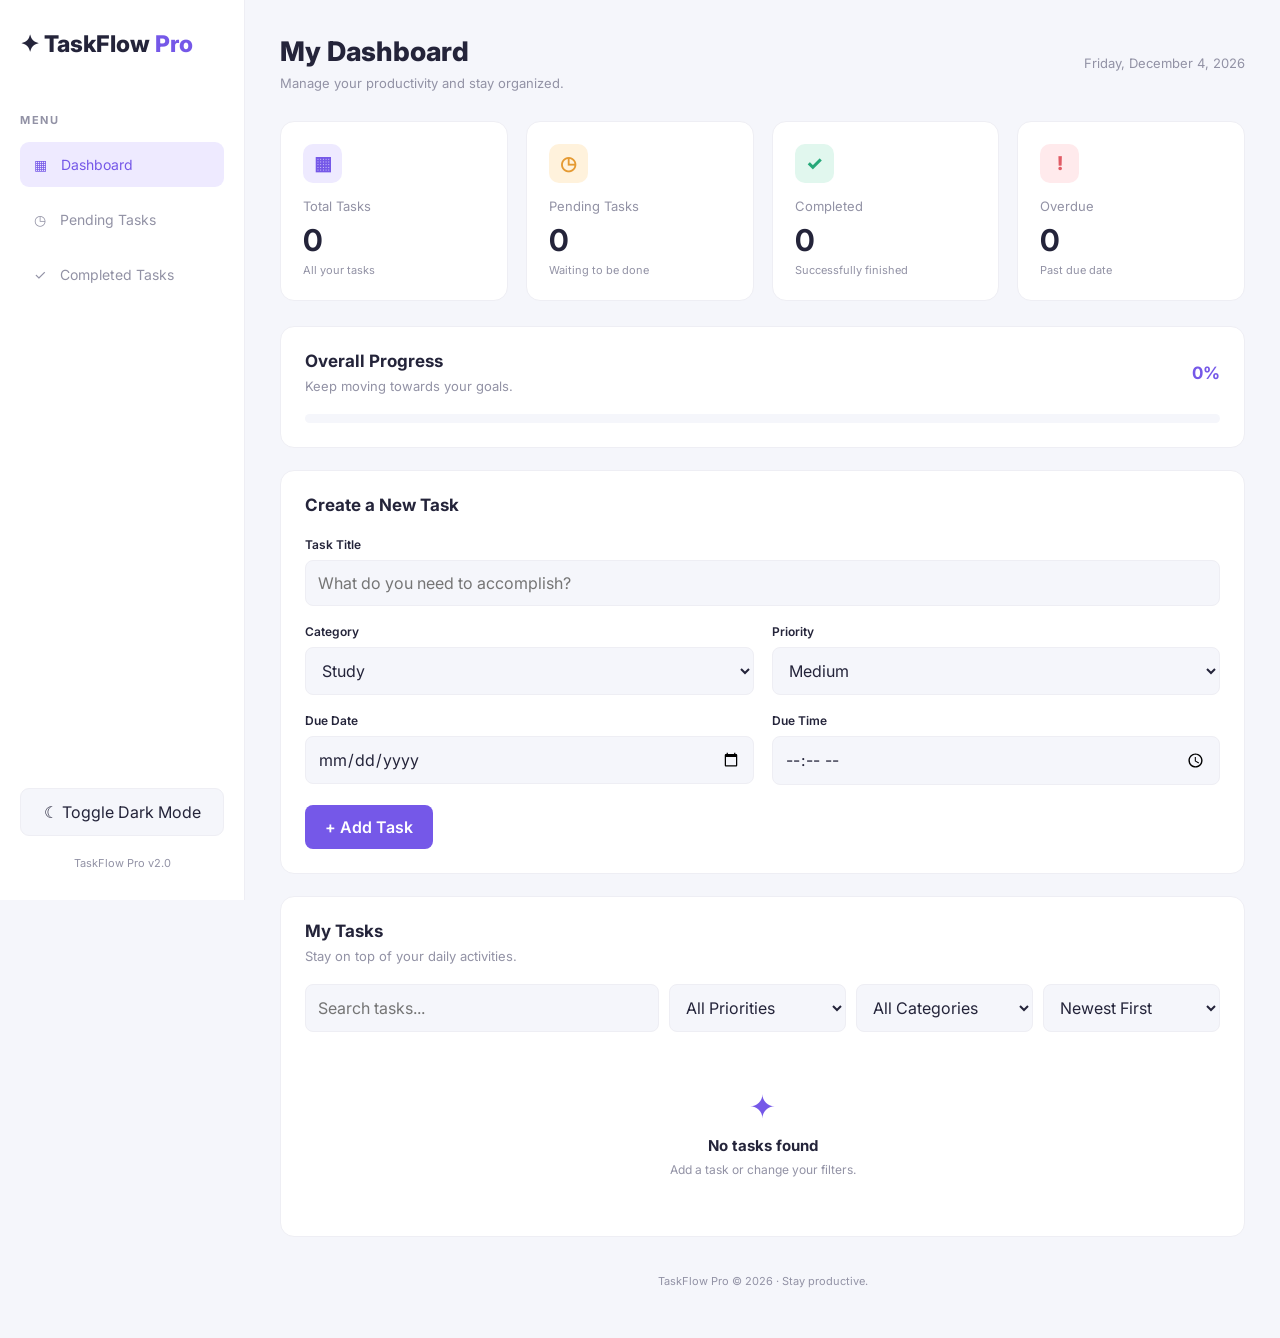
<file: Django practice/apple/template/index.html>
<!DOCTYPE html>
<html lang="en">
<head>
    <meta charset="UTF-8">
    <meta name="viewport" content="width=device-width, initial-scale=1.0">
    <title>TaskFlow Pro</title>
    <link rel="stylesheet" href="../static/style.css">
</head>

<body>

<div class="app-container">

    <!-- Sidebar -->
    <aside class="sidebar">
        <div class="logo">✦ TaskFlow<span> Pro</span></div>

        <p class="menu-title">MENU</p>

        <nav>
            <button class="nav-item active" data-status="all">
                <span>▦</span> Dashboard
            </button>

            <button class="nav-item" data-status="pending">
                <span>◷</span> Pending Tasks
            </button>

            <button class="nav-item" data-status="completed">
                <span>✓</span> Completed Tasks
            </button>
        </nav>

        <div class="sidebar-bottom">
            <button id="themeToggle" class="theme-button">
                ☾ Toggle Dark Mode
            </button>
            <p>TaskFlow Pro v2.0</p>
        </div>
    </aside>


    <!-- Main Content -->
    <main class="main-content">

        <header class="topbar">
            <div>
                <h1>My Dashboard</h1>
                <p>Manage your productivity and stay organized.</p>
            </div>

            <div class="date-display" id="todayDate"></div>
        </header>


        <!-- Statistics -->
        <section class="stats-grid">

            <div class="stat-card purple">
                <div class="stat-icon">▦</div>
                <p>Total Tasks</p>
                <h2 id="totalTasks">0</h2>
                <small>All your tasks</small>
            </div>

            <div class="stat-card orange">
                <div class="stat-icon">◷</div>
                <p>Pending Tasks</p>
                <h2 id="pendingTasks">0</h2>
                <small>Waiting to be done</small>
            </div>

            <div class="stat-card green">
                <div class="stat-icon">✓</div>
                <p>Completed</p>
                <h2 id="completedTasks">0</h2>
                <small>Successfully finished</small>
            </div>

            <div class="stat-card red">
                <div class="stat-icon">!</div>
                <p>Overdue</p>
                <h2 id="overdueTasks">0</h2>
                <small>Past due date</small>
            </div>

        </section>


        <!-- Progress -->
        <section class="progress-section">
            <div class="section-heading">
                <div>
                    <h2>Overall Progress</h2>
                    <p>Keep moving towards your goals.</p>
                </div>

                <h2 id="progressPercent">0%</h2>
            </div>

            <div class="progress-track">
                <div id="progressBar"></div>
            </div>
        </section>


        <!-- Task Form -->
        <section class="task-form-section">
            <h2 id="formHeading">Create a New Task</h2>

            <form id="taskForm">

                <input type="hidden" id="editId">

                <div class="form-grid">

                    <div class="form-group full">
                        <label>Task Title</label>
                        <input
                            type="text"
                            id="taskTitle"
                            placeholder="What do you need to accomplish?"
                            maxlength="100"
                            required
                        >
                    </div>

                    <div class="form-group">
                        <label>Category</label>
                        <select id="taskCategory">
                            <option value="Study">Study</option>
                            <option value="Work">Work</option>
                            <option value="Personal">Personal</option>
                            <option value="Other">Other</option>
                        </select>
                    </div>

                    <div class="form-group">
                        <label>Priority</label>
                        <select id="taskPriority">
                            <option value="High">High</option>
                            <option value="Medium" selected>Medium</option>
                            <option value="Low">Low</option>
                        </select>
                    </div>

                    <div class="form-group">
                        <label>Due Date</label>
                        <input type="date" id="taskDate">
                    </div>

                    <div class="form-group">
                        <label>Due Time</label>
                        <input type="time" id="taskTime">
                    </div>

                </div>

                <div class="form-actions">
                    <button type="submit" id="submitButton">
                        + Add Task
                    </button>

                    <button type="button" id="cancelEdit" hidden>
                        Cancel Edit
                    </button>
                </div>

            </form>
        </section>


        <!-- Task List -->
        <section class="tasks-section">

            <div class="section-heading">
                <div>
                    <h2>My Tasks</h2>
                    <p>Stay on top of your daily activities.</p>
                </div>
            </div>

            <div class="toolbar">

                <input
                    type="search"
                    id="searchInput"
                    placeholder="Search tasks..."
                >

                <select id="priorityFilter">
                    <option value="all">All Priorities</option>
                    <option value="High">High Priority</option>
                    <option value="Medium">Medium Priority</option>
                    <option value="Low">Low Priority</option>
                </select>

                <select id="categoryFilter">
                    <option value="all">All Categories</option>
                    <option value="Study">Study</option>
                    <option value="Work">Work</option>
                    <option value="Personal">Personal</option>
                    <option value="Other">Other</option>
                </select>

                <select id="sortFilter">
                    <option value="newest">Newest First</option>
                    <option value="oldest">Oldest First</option>
                    <option value="date">Due Date</option>
                </select>

            </div>

            <div id="taskList"></div>

            <div id="emptyMessage">
                <div class="empty-icon">✦</div>
                <h3>No tasks found</h3>
                <p>Add a task or change your filters.</p>
            </div>

        </section>

        <footer>
            TaskFlow Pro © 2026 · Stay productive.
        </footer>

    </main>

</div>

<script src="../static/script.js"></script>
</body>
</html>
</file>
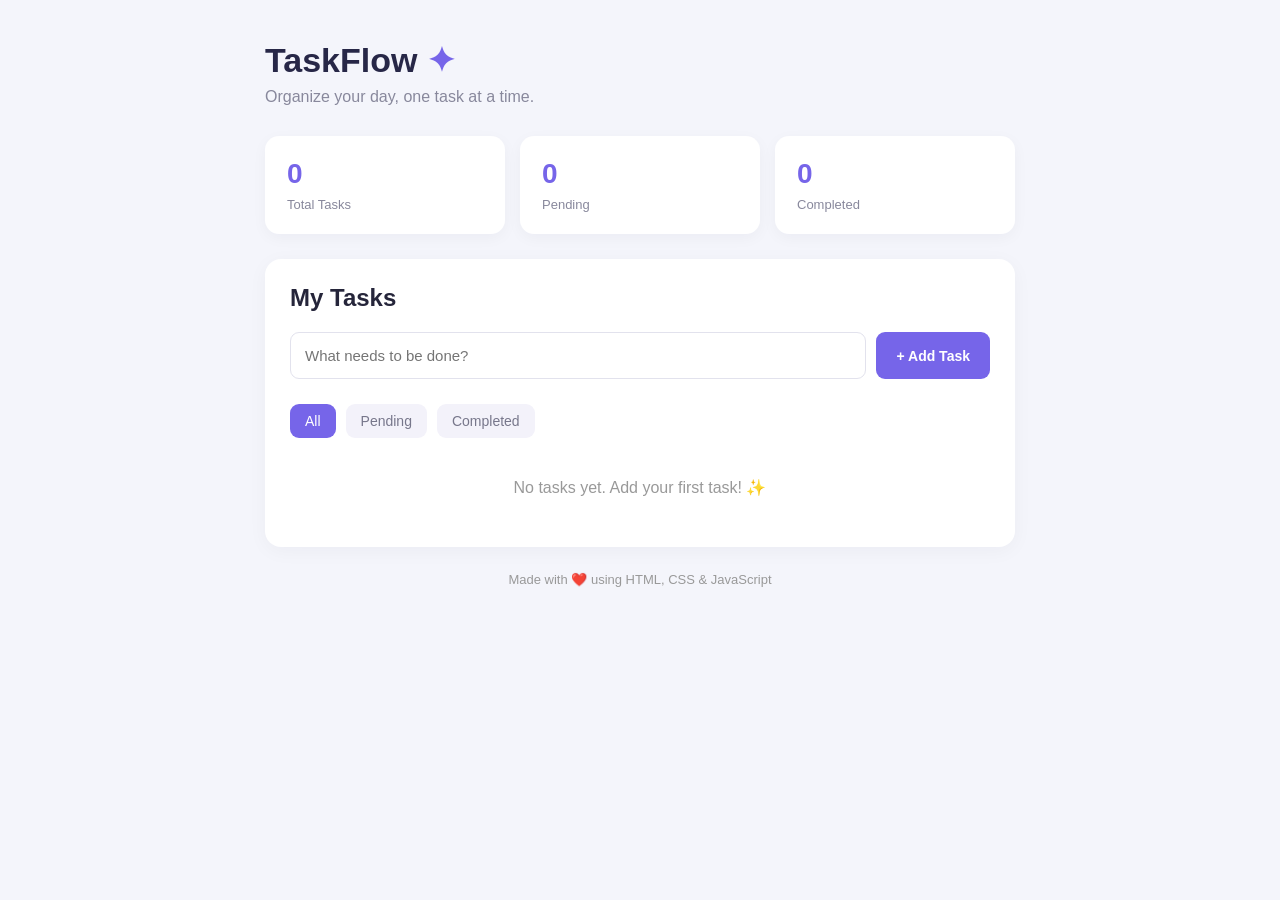
<file: Django practice/myproject/template/index.html>
<!DOCTYPE html>
<html lang="en">
<head>
    <meta charset="UTF-8">
    <meta name="viewport" content="width=device-width, initial-scale=1.0">
    <title>TaskFlow - Task Manager</title>
    <link rel="stylesheet" href="../static/style.css">
</head>
<body>

    <div class="app">
        <header>
            <h1>TaskFlow <span>✦</span></h1>
            <p>Organize your day, one task at a time.</p>
        </header>

        <section class="stats">
            <div class="stat-card">
                <h2 id="totalTasks">0</h2>
                <p>Total Tasks</p>
            </div>
            <div class="stat-card">
                <h2 id="pendingTasks">0</h2>
                <p>Pending</p>
            </div>
            <div class="stat-card">
                <h2 id="completedTasks">0</h2>
                <p>Completed</p>
            </div>
        </section>

        <section class="task-section">
            <h2>My Tasks</h2>

            <form id="taskForm">
                <input
                    type="text"
                    id="taskInput"
                    placeholder="What needs to be done?"
                    autocomplete="off"
                    required
                >
                <button type="submit">+ Add Task</button>
            </form>

            <nav class="filters">
                <button class="filter active" data-filter="all">All</button>
                <button class="filter" data-filter="pending">Pending</button>
                <button class="filter" data-filter="completed">Completed</button>
            </nav>

            <div id="taskList"></div>

            <p id="emptyMessage">No tasks yet. Add your first task! ✨</p>
        </section>

        <footer>
            Made with ❤️ using HTML, CSS & JavaScript
        </footer>
    </div>

    <script src="../static/script.js"></script>
</body>
</html>
</file>
<file: Django practice/apple/static/style.css>
@import url('https://fonts.googleapis.com/css2?family=Inter:wght@400;500;600;700;800&display=swap');

:root {
    --primary: #7558e8;
    --background: #f5f6fb;
    --surface: #ffffff;
    --text: #24243a;
    --muted: #9292a5;
    --border: #eeeeF4;
    --sidebar: #ffffff;
}

body.dark {
    --background: #151522;
    --surface: #222234;
    --text: #f4f4ff;
    --muted: #aaaabe;
    --border: #36364b;
    --sidebar: #1c1c2c;
}

* {
    margin: 0;
    padding: 0;
    box-sizing: border-box;
}

body {
    font-family: 'Inter', sans-serif;
    background: var(--background);
    color: var(--text);
    transition: 0.3s;
}

button, input, select {
    font: inherit;
}

button {
    cursor: pointer;
}

.app-container {
    display: flex;
    min-height: 100vh;
}

/* Sidebar */

.sidebar {
    width: 245px;
    background: var(--sidebar);
    border-right: 1px solid var(--border);
    padding: 30px 20px;
    display: flex;
    flex-direction: column;
    position: fixed;
    top: 0;
    bottom: 0;
}

.logo {
    font-size: 23px;
    font-weight: 800;
    margin-bottom: 55px;
}

.logo span {
    color: var(--primary);
}

.menu-title {
    color: var(--muted);
    font-size: 11px;
    font-weight: 700;
    letter-spacing: 1.5px;
    margin-bottom: 15px;
}

nav {
    display: grid;
    gap: 10px;
}

.nav-item {
    padding: 14px;
    background: transparent;
    border: none;
    color: var(--muted);
    text-align: left;
    border-radius: 9px;
    font-size: 14px;
}

.nav-item span {
    margin-right: 10px;
}

.nav-item.active,
.nav-item:hover {
    background: #eeeaff;
    color: var(--primary);
}

body.dark .nav-item.active,
body.dark .nav-item:hover {
    background: #393052;
}

.sidebar-bottom {
    margin-top: auto;
}

.theme-button {
    width: 100%;
    padding: 13px;
    background: var(--background);
    border: 1px solid var(--border);
    color: var(--text);
    border-radius: 9px;
    margin-bottom: 20px;
}

.sidebar-bottom p {
    color: var(--muted);
    font-size: 11px;
    text-align: center;
}

/* Main */

.main-content {
    width: calc(100% - 245px);
    margin-left: 245px;
    padding: 35px;
    max-width: 1600px;
}

.topbar {
    display: flex;
    justify-content: space-between;
    align-items: center;
    gap: 15px;
    margin-bottom: 30px;
}

h1 {
    font-size: 27px;
    font-weight: 800;
}

.topbar p,
.section-heading p {
    color: var(--muted);
    font-size: 13px;
    margin-top: 7px;
}

.date-display {
    color: var(--muted);
    font-size: 13px;
}

/* Statistics */

.stats-grid {
    display: grid;
    grid-template-columns: repeat(4, 1fr);
    gap: 18px;
    margin-bottom: 25px;
}

.stat-card {
    background: var(--surface);
    padding: 22px;
    border: 1px solid var(--border);
    border-radius: 14px;
}

.stat-card p {
    color: var(--muted);
    font-size: 13px;
    margin: 15px 0 8px;
}

.stat-card h2 {
    font-size: 30px;
}

.stat-card small {
    color: var(--muted);
    font-size: 11px;
}

.stat-icon {
    width: 39px;
    height: 39px;
    display: grid;
    place-items: center;
    border-radius: 10px;
    font-weight: 800;
    font-size: 19px;
}

.purple .stat-icon {
    color: #7558e8;
    background: #eeeaff;
}

.orange .stat-icon {
    color: #e59a32;
    background: #fff2dc;
}

.green .stat-icon {
    color: #26a879;
    background: #e1f7ee;
}

.red .stat-icon {
    color: #e15b65;
    background: #ffeaec;
}

/* Progress */

.progress-section,
.task-form-section,
.tasks-section {
    background: var(--surface);
    border: 1px solid var(--border);
    border-radius: 14px;
    padding: 24px;
    margin-bottom: 22px;
}

.section-heading {
    display: flex;
    align-items: center;
    justify-content: space-between;
    gap: 15px;
    margin-bottom: 20px;
}

.section-heading h2,
.task-form-section h2 {
    font-size: 17px;
}

#progressPercent {
    color: var(--primary);
}

.progress-track {
    height: 9px;
    background: var(--background);
    border-radius: 20px;
    overflow: hidden;
}

#progressBar {
    height: 100%;
    width: 0%;
    background: linear-gradient(90deg, #7558e8, #ae8cff);
    border-radius: 20px;
    transition: width 0.4s;
}

/* Form */

.task-form-section h2 {
    margin-bottom: 22px;
}

.form-grid {
    display: grid;
    grid-template-columns: repeat(2, 1fr);
    gap: 18px;
}

.form-group {
    display: flex;
    flex-direction: column;
    gap: 8px;
}

.form-group.full {
    grid-column: span 2;
}

.form-group label {
    font-size: 12px;
    font-weight: 600;
}

.form-group input,
.form-group select,
.toolbar input,
.toolbar select {
    width: 100%;
    min-width: 0;
    padding: 12px;
    border: 1px solid var(--border);
    border-radius: 8px;
    background: var(--background);
    color: var(--text);
    outline: none;
}

.form-group input:focus,
.form-group select:focus,
.toolbar input:focus,
.toolbar select:focus {
    border-color: var(--primary);
}

.form-actions {
    display: flex;
    gap: 10px;
    margin-top: 20px;
}

#submitButton {
    padding: 12px 20px;
    background: var(--primary);
    color: white;
    border: none;
    border-radius: 8px;
    font-weight: 600;
}

#cancelEdit {
    padding: 12px 20px;
    background: var(--background);
    color: var(--text);
    border: 1px solid var(--border);
    border-radius: 8px;
}

/* Toolbar */

.toolbar {
    display: grid;
    grid-template-columns: 2fr 1fr 1fr 1fr;
    gap: 10px;
    margin-bottom: 20px;
}

/* Tasks */

.task-card {
    padding: 18px 12px;
    border-bottom: 1px solid var(--border);
    display: flex;
    align-items: center;
    gap: 13px;
}

.task-card:last-child {
    border-bottom: none;
}

.task-check {
    width: 19px;
    height: 19px;
    accent-color: var(--primary);
    flex-shrink: 0;
}

.task-info {
    flex: 1;
    min-width: 0;
}

.task-info h3 {
    font-size: 14px;
    overflow-wrap: anywhere;
    margin-bottom: 8px;
}

.task-meta {
    display: flex;
    flex-wrap: wrap;
    gap: 8px;
    color: var(--muted);
    font-size: 11px;
}

.task-card.completed h3 {
    text-decoration: line-through;
    color: var(--muted);
}

.tag {
    padding: 5px 9px;
    border-radius: 20px;
    font-size: 10px;
    font-weight: 700;
}

.priority-High {
    background: #ffeaec;
    color: #d94b57;
}

.priority-Medium {
    background: #fff2dc;
    color: #ce8b22;
}

.priority-Low {
    background: #e1f7ee;
    color: #269b71;
}

.category-tag {
    background: #eeeaff;
    color: #7558e8;
}

.task-actions {
    display: flex;
    gap: 7px;
}

.task-actions button {
    padding: 8px 10px;
    border-radius: 7px;
    border: none;
    font-size: 12px;
}

.edit-btn {
    background: #eeeaff;
    color: #7558e8;
}

.delete-btn {
    background: #ffeaec;
    color: #d94b57;
}

.overdue {
    color: #e15b65;
    font-weight: 700;
}

#emptyMessage {
    text-align: center;
    padding: 35px;
    color: var(--muted);
    display: none;
}

.empty-icon {
    font-size: 32px;
    color: var(--primary);
    margin-bottom: 10px;
}

#emptyMessage h3 {
    color: var(--text);
    font-size: 15px;
    margin-bottom: 7px;
}

#emptyMessage p {
    font-size: 12px;
}

footer {
    text-align: center;
    color: var(--muted);
    font-size: 11px;
    padding: 15px;
}

/* Responsive */

@media(max-width: 1100px) {
    .stats-grid {
        grid-template-columns: repeat(2, 1fr);
    }

    .toolbar {
        grid-template-columns: repeat(2, 1fr);
    }
}

@media(max-width: 750px) {
    .sidebar {
        width: 65px;
        padding: 20px 8px;
    }

    .logo {
        font-size: 18px;
        margin-bottom: 35px;
        text-align: center;
    }

    .logo span,
    .menu-title,
    .nav-item:not(.active),
    .nav-item span,
    .sidebar-bottom p {
        display: none;
    }

    .nav-item.active {
        font-size: 0;
        text-align: center;
    }

    .nav-item.active::after {
        content: "▦";
        font-size: 20px;
    }

    .theme-button {
        font-size: 0;
    }

    .theme-button::after {
        content: "☾";
        font-size: 20px;
    }

    .main-content {
        width: calc(100% - 65px);
        margin-left: 65px;
        padding: 20px 12px;
    }

    .topbar {
        align-items: flex-start;
        flex-direction: column;
    }
}

@media(max-width: 480px) {
    .stats-grid {
        gap: 9px;
    }

    .stat-card {
        padding: 15px;
    }

    .form-grid {
        grid-template-columns: 1fr;
    }

    .form-group.full {
        grid-column: span 1;
    }

    .toolbar {
        grid-template-columns: 1fr;
    }

    .task-card {
        flex-wrap: wrap;
    }

    .task-actions {
        width: 100%;
        justify-content: flex-end;
    }
}
</file>
<file: Django practice/myproject/static/style.css>
* {
    margin: 0;
    padding: 0;
    box-sizing: border-box;
}

body {
    font-family: Arial, sans-serif;
    background: #f4f5fb;
    color: #25253a;
    min-height: 100vh;
    padding: 40px 20px;
}

.app {
    max-width: 750px;
    margin: auto;
}

header {
    margin-bottom: 30px;
}

header h1 {
    font-size: 34px;
    color: #272747;
}

header h1 span {
    color: #7665e9;
}

header p {
    color: #88889c;
    margin-top: 8px;
}

.stats {
    display: grid;
    grid-template-columns: repeat(3, 1fr);
    gap: 15px;
    margin-bottom: 25px;
}

.stat-card {
    background: white;
    padding: 22px;
    border-radius: 14px;
    box-shadow: 0 4px 15px #25253a0a;
}

.stat-card h2 {
    color: #7665e9;
    font-size: 28px;
}

.stat-card p {
    color: #88889c;
    font-size: 13px;
    margin-top: 7px;
}

.task-section {
    background: white;
    padding: 25px;
    border-radius: 16px;
    box-shadow: 0 4px 20px #25253a0a;
}

.task-section h2 {
    margin-bottom: 20px;
}

form {
    display: flex;
    gap: 10px;
}

input {
    flex: 1;
    min-width: 0;
    padding: 14px;
    border: 1px solid #e2e2ed;
    border-radius: 9px;
    outline: none;
    font-size: 15px;
}

input:focus {
    border-color: #7665e9;
}

button {
    border: none;
    cursor: pointer;
    border-radius: 9px;
    font-size: 14px;
}

form button {
    background: #7665e9;
    color: white;
    padding: 0 20px;
    font-weight: bold;
}

form button:hover {
    background: #6250d4;
}

.filters {
    display: flex;
    gap: 10px;
    margin: 25px 0 15px;
}

.filter {
    background: #f3f2fa;
    padding: 9px 15px;
    color: #77778b;
}

.filter.active {
    background: #7665e9;
    color: white;
}

.task-item {
    display: flex;
    align-items: center;
    gap: 12px;
    padding: 16px 5px;
    border-bottom: 1px solid #eeeeF4;
}

.task-item span {
    flex: 1;
    overflow-wrap: anywhere;
}

.task-item.completed span {
    text-decoration: line-through;
    color: #aaa;
}

.task-item input {
    flex: none;
    width: 18px;
    height: 18px;
    accent-color: #7665e9;
}

.delete-btn {
    background: #fff0f0;
    color: #e34c4c;
    padding: 8px 12px;
}

#emptyMessage {
    text-align: center;
    color: #999;
    padding: 25px 0;
}

footer {
    text-align: center;
    margin-top: 25px;
    color: #999;
    font-size: 13px;
}

@media (max-width: 500px) {
    body {
        padding: 25px 12px;
    }

    .stats {
        gap: 8px;
    }

    .stat-card {
        padding: 15px 10px;
    }

    .stat-card h2 {
        font-size: 23px;
    }

    .task-section {
        padding: 18px;
    }

    form {
        flex-direction: column;
    }

    form button {
        padding: 14px;
    }
}
</file>
